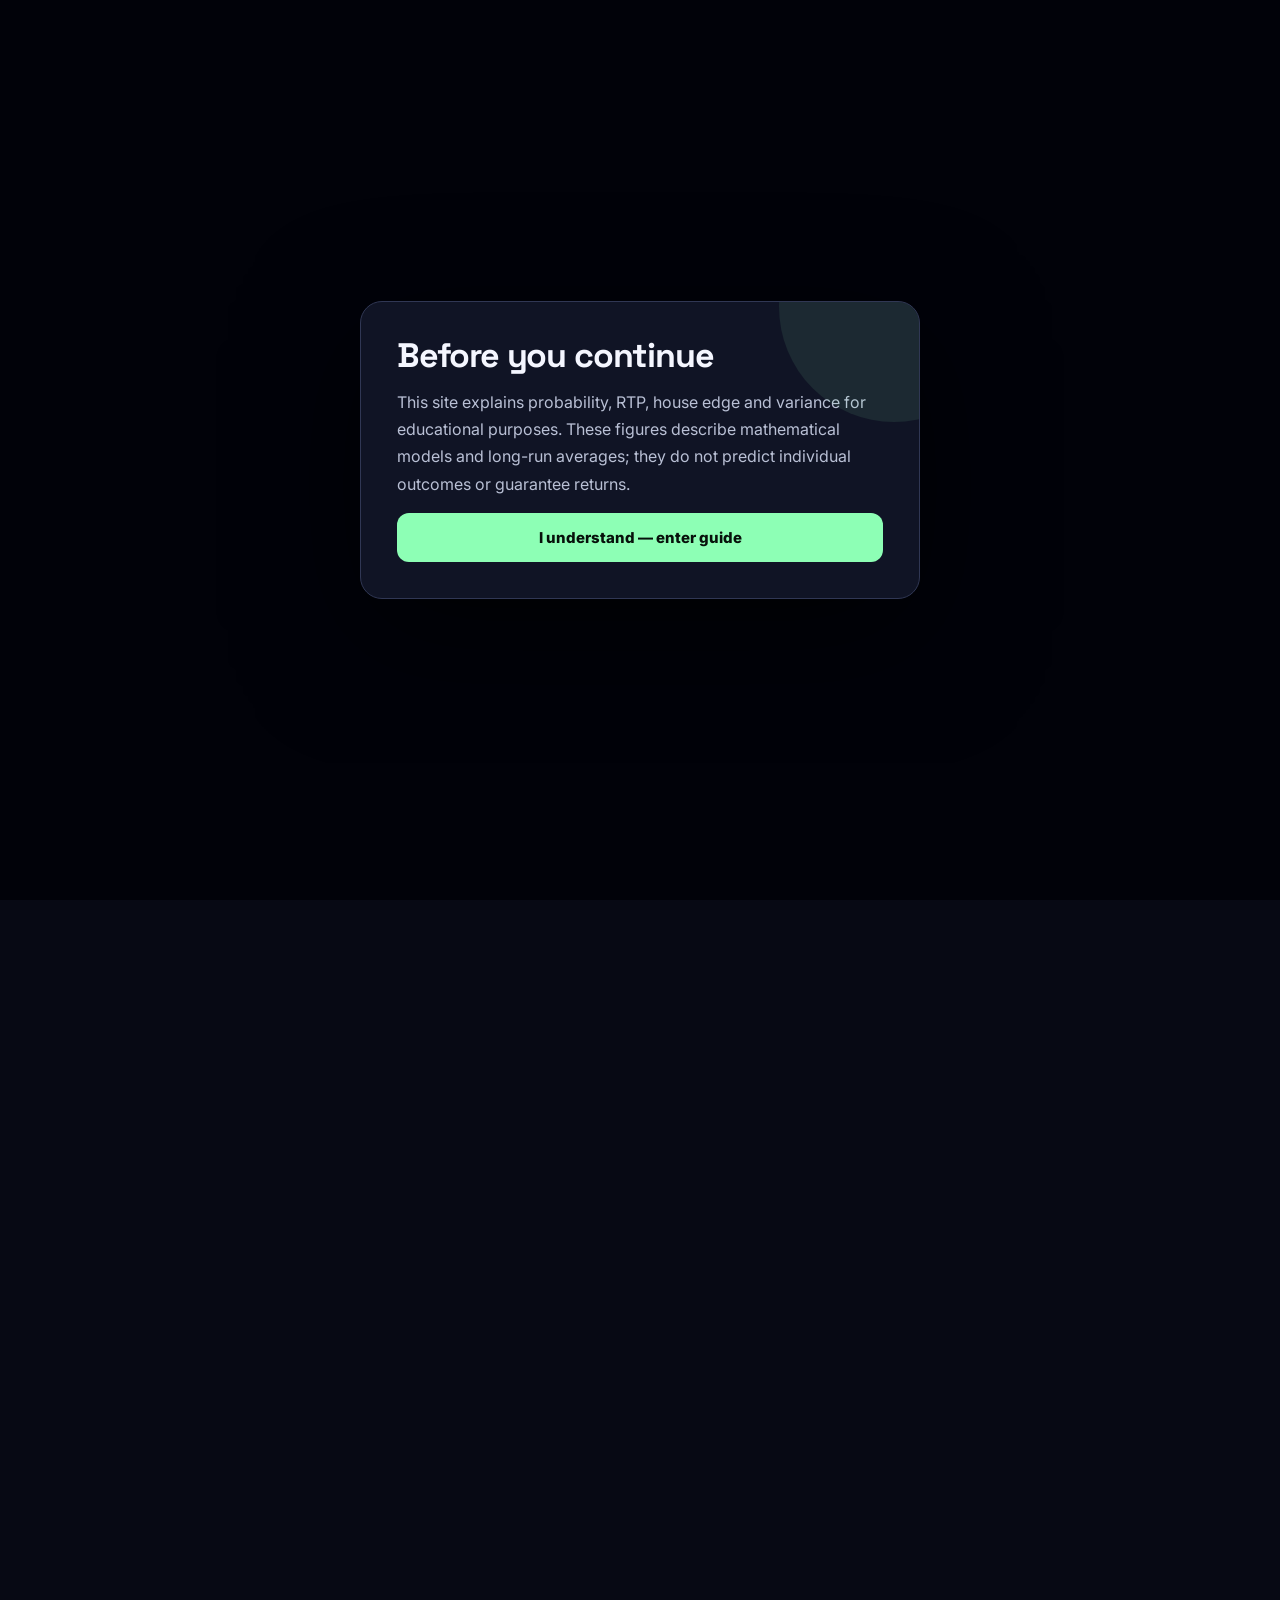
<file: index.html>
<!doctype html>
<html lang="en">

<head>
    <meta charset="utf-8">
    <meta name="viewport" content="width=device-width,initial-scale=1">
    <title>Home | Plain Odds Guide</title>
    <meta name="description" content="Independent educational guide to probability, RTP and house edge.">
    <link rel="stylesheet" href="assets/css/style.css">
</head>

<body>
    <div class="entry-gate" id="entryGate" role="dialog" aria-modal="true" aria-labelledby="gateTitle">
        <div class="gate-card">

            <h2 id="gateTitle">Before you continue</h2>
            <p>This site explains probability, RTP, house edge and variance for educational purposes. These figures
                describe mathematical models and long-run averages; they do not predict individual outcomes or guarantee
                returns.</p>
            <button class="gate-btn" id="acceptGate" type="button">I understand — enter guide</button>

        </div>
    </div>
    <div class="site-shell">
        <header class="top">
            <div class="wrap nav">
                <a class="brand" href="index.html">Plain Odds Guide</a>
                <button class="menu">Menu</button>
                <nav>
                    <a href="index.html">Home</a>
                    <a href="odds.html">Odds</a>
                    <a href="rtp.html">RTP</a>
                    <a href="house-edge.html">House Edge</a>
                    <a href="variance.html">Variance</a>
                    <a href="examples.html">Examples</a>
                    <a href="glossary.html">Glossary</a>
                </nav>
            </div>
        </header>
        <main>
            <section class="hero">
                <div class="wrap hero-grid">
                    <div>
                        <div class="eyebrow">Probability, explained without hype</div>
                        <h1>Odds, RTP and house edge in plain English.</h1>
                        <p class="lead">A practical reference for understanding the numbers commonly shown around
                            chance-based games. Learn what the percentages mean, what they leave out, and why long-run
                            averages do not predict your next result.</p>
                    </div>
                    <aside class="math-card">
                        <div class="eyebrow">One useful relationship</div>
                        <div class="formula">96% RTP → about 4% edge</div>
                        <p>In a simplified model, a 96% theoretical return leaves a 4% mathematical difference. This
                            describes long-run expectation, not what happens to an individual 100-unit session.</p>
                        <p class="note">Exact definitions depend on the rules and calculation method.</p>
                    </aside>
                </div>
            </section>
            <section class="section">
                <div class="wrap">
                    <div class="intro">
                        <div class="eyebrow">Start here</div>
                        <h2>Four ideas that are easy to mix up</h2>
                        <p>These concepts answer different questions. Reading them together gives a clearer picture than
                            relying on one percentage.</p>
                    </div>
                    <div class="grid3">
                        <article class="card">
                            <h3>Odds & probability</h3>
                            <p>How likelihood is expressed, why formats differ, and what independence means.</p><a
                                href="odds.html">Read the guide →</a>
                        </article>
                        <article class="card">
                            <h3>Return to Player</h3>
                            <p>What a theoretical RTP percentage describes over a large number of trials.</p><a
                                href="rtp.html">Understand RTP →</a>
                        </article>
                        <article class="card">
                            <h3>House edge</h3>
                            <p>How expected mathematical advantage relates to total wagering over time.</p><a
                                href="house-edge.html">See the math →</a>
                        </article>
                    </div>
                </div>
            </section>
            <section class="band">
                <div class="wrap split">
                    <div>
                        <div class="eyebrow">A common misunderstanding</div>
                        <h2>96% RTP does not mean “get 96 back from 100.”</h2>
                    </div>
                    <div>
                        <p>RTP is a theoretical long-run average. A short session can return much more, much less, or
                            nothing close to the published percentage. Random variation is part of the model.</p>
                        <p>That is also why a run of losses does not create a mathematical requirement for the next
                            result to compensate for them.</p>
                    </div>
                </div>
            </section>
            <section class="section">
                <div class="wrap split">
                    <div>
                        <h2>Why total wagering matters</h2>
                        <p>House edge is easier to understand when you distinguish starting funds from turnover. If the
                            same funds are wagered repeatedly, cumulative wagering can become much larger than the
                            starting amount.</p>
                        <div class="example">Start with 100 units, wager 10 repeatedly, and reuse returned funds: the
                            total amount wagered can pass 100 even though only 100 was initially available.</div>
                    </div>
                    <div>
                        <h2>Variance changes short-term experience</h2>
                        <p>Two models can have the same theoretical return and still produce different distributions of
                            results. Variance describes how spread out those results are.</p>
                        <p><a href="variance.html">Read variance & volatility</a> or use the <a
                                href="examples.html">worked examples</a> for simple calculations.</p>
                    </div>
                </div>
            </section>
            <section class="section">
                <div class="wrap">
                    <div class="intro">
                        <h2>Use the numbers for understanding, not prediction</h2>
                        <p>Probability describes uncertainty. RTP and house edge summarize mathematical expectation
                            under stated assumptions. None of them identifies what the next random result will be.</p>
                    </div>
                </div>
            </section>
        </main>
        <footer class="footer">
            <div class="wrap footer-flex">
                <div>© <span data-year></span> Plain Odds Guide. Educational information only.</div>
                <div><a href="glossary.html">Glossary</a><a href="about.html">About</a></div>
            </div>
        </footer>
    </div>
    <script src="assets/js/main.js"></script>
</body>

</html>
</file>
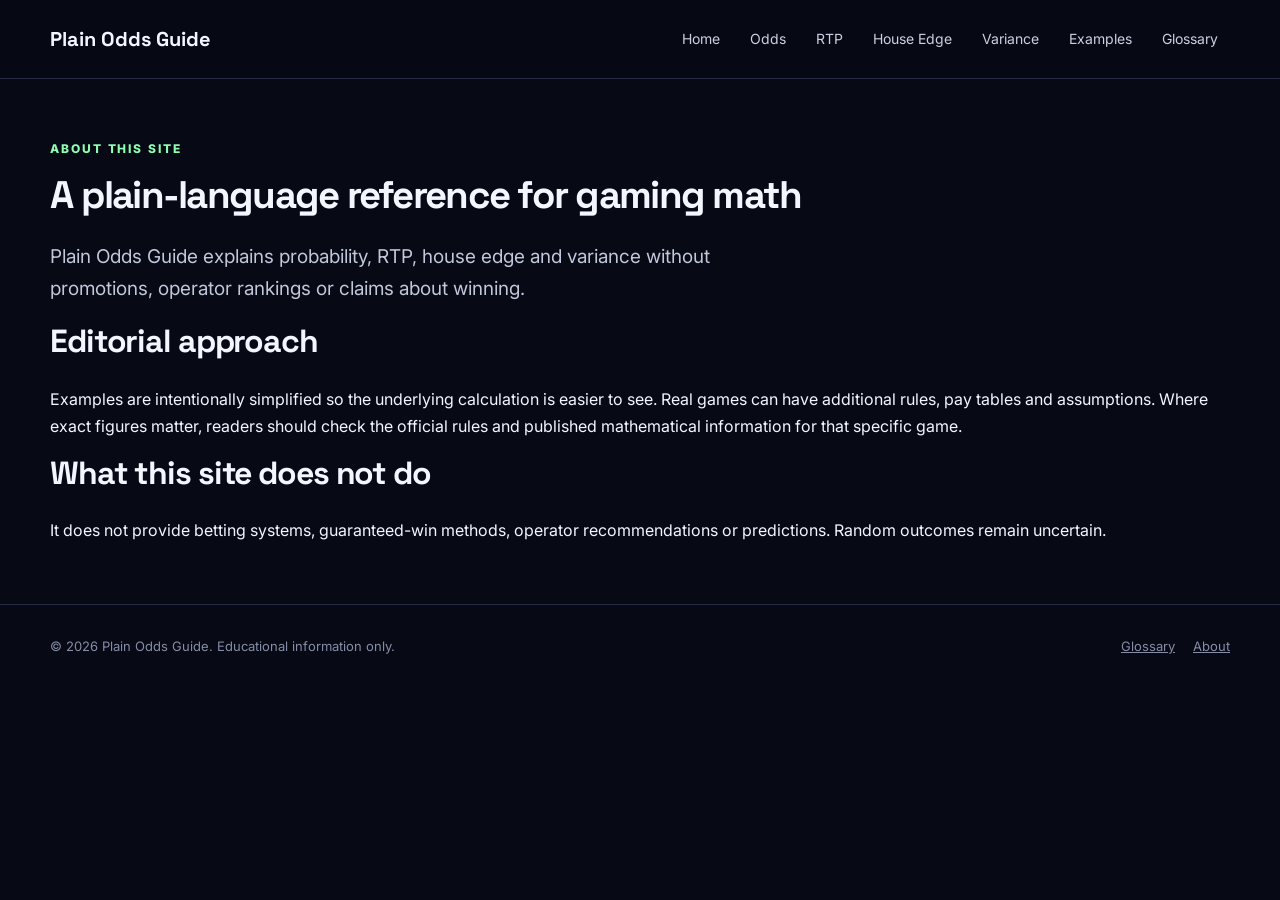
<file: about.html>
<!doctype html>
<html lang="en">

<head>
    <meta charset="utf-8">
    <meta name="viewport" content="width=device-width,initial-scale=1">
    <title>About | Plain Odds Guide</title>
    <meta name="description" content="Independent educational guide to probability, RTP and house edge.">
    <link rel="stylesheet" href="assets/css/style.css">
</head>

<body>

    <div class="site-shell">
       <header class="top">
            <div class="wrap nav">
                <a class="brand" href="index.html">Plain Odds Guide</a>
                <button class="menu">Menu</button>
                <nav>
                    <a href="index.html">Home</a>
                    <a href="odds.html">Odds</a>
                    <a href="rtp.html">RTP</a>
                    <a href="house-edge.html">House Edge</a>
                    <a href="variance.html">Variance</a>
                    <a href="examples.html">Examples</a>
                    <a href="glossary.html">Glossary</a>
                </nav>
            </div>
        </header>
        <main class="wrap article">
            <div class="eyebrow">About this site</div>
            <h1>A plain-language reference for gaming math</h1>
            <p class="lead">Plain Odds Guide explains probability, RTP, house edge and variance without promotions,
                operator rankings or claims about winning.</p>
            <h2>Editorial approach</h2>
            <p>Examples are intentionally simplified so the underlying calculation is easier to see. Real games can have
                additional rules, pay tables and assumptions. Where exact figures matter, readers should check the
                official rules and published mathematical information for that specific game.</p>
            <h2>What this site does not do</h2>
            <p>It does not provide betting systems, guaranteed-win methods, operator recommendations or predictions.
                Random outcomes remain uncertain.</p>
        </main>
        <footer class="footer">
            <div class="wrap footer-flex">
                <div>© <span data-year></span> Plain Odds Guide. Educational information only.</div>
                <div><a href="glossary.html">Glossary</a><a href="about.html">About</a></div>
            </div>
        </footer>
    </div>
    <script src="assets/js/main.js"></script>
</body>

</html>
</file>
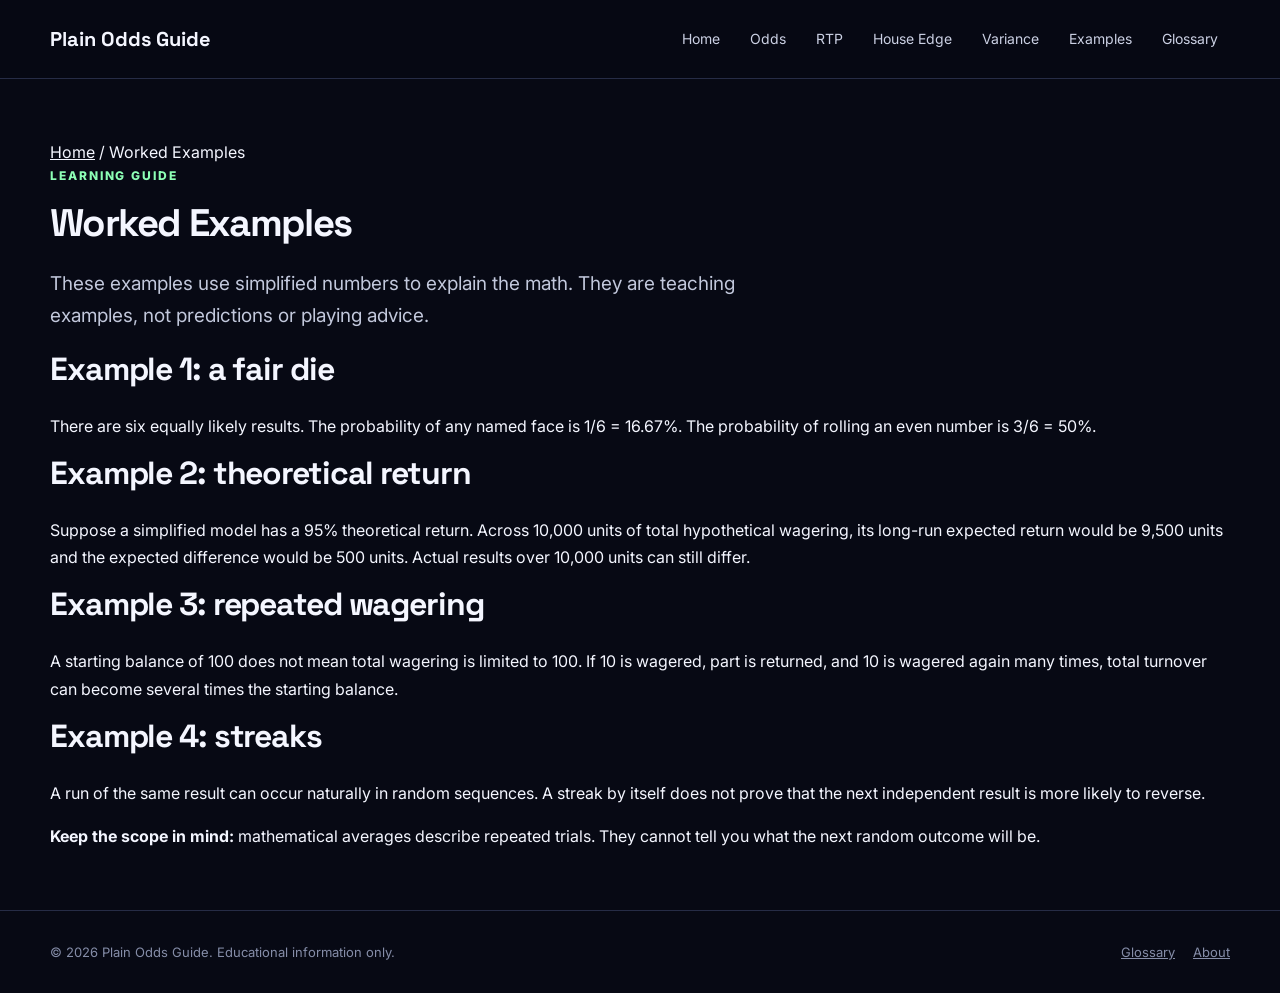
<file: examples.html>
<!doctype html>
<html lang="en">

<head>
    <meta charset="utf-8">
    <meta name="viewport" content="width=device-width,initial-scale=1">
    <title>Worked Examples | Plain Odds Guide</title>
    <meta name="description" content="Independent educational guide to probability, RTP and house edge.">
    <link rel="stylesheet" href="assets/css/style.css">
</head>

<body>

    <div class="site-shell">
       <header class="top">
            <div class="wrap nav">
                <a class="brand" href="index.html">Plain Odds Guide</a>
                <button class="menu">Menu</button>
                <nav>
                    <a href="index.html">Home</a>
                    <a href="odds.html">Odds</a>
                    <a href="rtp.html">RTP</a>
                    <a href="house-edge.html">House Edge</a>
                    <a href="variance.html">Variance</a>
                    <a href="examples.html">Examples</a>
                    <a href="glossary.html">Glossary</a>
                </nav>
            </div>
        </header>
        <main class="wrap article">
            <div class="crumb"><a href="index.html">Home</a> / Worked Examples</div>
            <div class="eyebrow">Learning guide</div>
            <h1>Worked Examples</h1>
            <p class="lead">These examples use simplified numbers to explain the math. They are teaching examples, not
                predictions or playing advice.</p>
            <h2>Example 1: a fair die</h2>
            <p>There are six equally likely results. The probability of any named face is 1/6 = 16.67%. The probability
                of rolling an even number is 3/6 = 50%.</p>
            <h2>Example 2: theoretical return</h2>
            <p>Suppose a simplified model has a 95% theoretical return. Across 10,000 units of total hypothetical
                wagering, its long-run expected return would be 9,500 units and the expected difference would be 500
                units. Actual results over 10,000 units can still differ.</p>
            <h2>Example 3: repeated wagering</h2>
            <p>A starting balance of 100 does not mean total wagering is limited to 100. If 10 is wagered, part is
                returned, and 10 is wagered again many times, total turnover can become several times the starting
                balance.</p>
            <h2>Example 4: streaks</h2>
            <p>A run of the same result can occur naturally in random sequences. A streak by itself does not prove that
                the next independent result is more likely to reverse.</p>
            <div class="callout"><strong>Keep the scope in mind:</strong> mathematical averages describe repeated
                trials. They cannot tell you what the next random outcome will be.</div>
        </main>
        <footer class="footer">
            <div class="wrap footer-flex">
                <div>© <span data-year></span> Plain Odds Guide. Educational information only.</div>
                <div><a href="glossary.html">Glossary</a><a href="about.html">About</a></div>
            </div>
        </footer>
    </div>
    <script src="assets/js/main.js"></script>
</body>

</html>
</file>
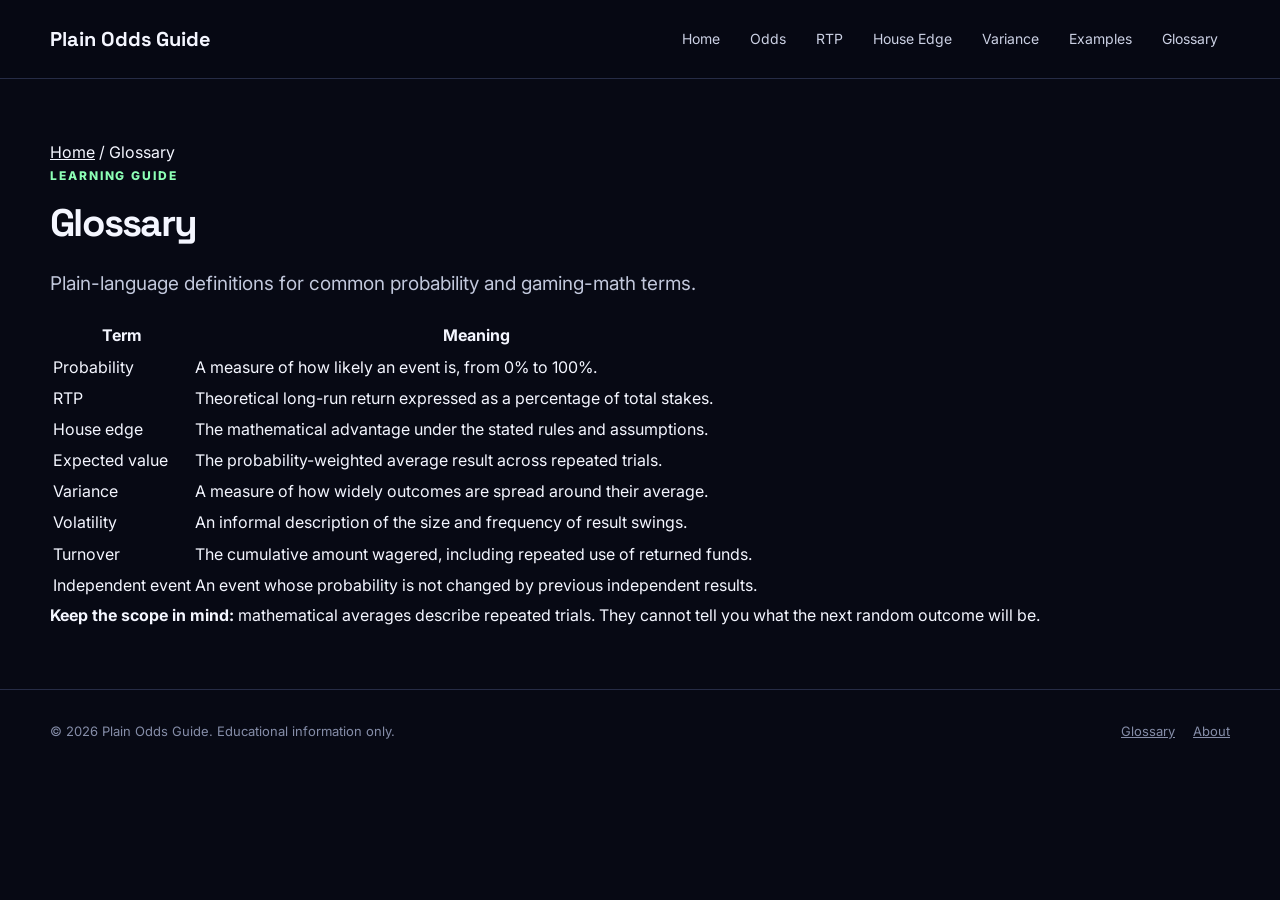
<file: glossary.html>
<!doctype html>
<html lang="en">

<head>
    <meta charset="utf-8">
    <meta name="viewport" content="width=device-width,initial-scale=1">
    <title>Glossary | Plain Odds Guide</title>
    <meta name="description" content="Independent educational guide to probability, RTP and house edge.">
    <link rel="stylesheet" href="assets/css/style.css">
</head>

<body>
  
    <div class="site-shell">
        <header class="top">
            <div class="wrap nav">
                <a class="brand" href="index.html">Plain Odds Guide</a>
                <button class="menu">Menu</button>
                <nav>
                    <a href="index.html">Home</a>
                    <a href="odds.html">Odds</a>
                    <a href="rtp.html">RTP</a>
                    <a href="house-edge.html">House Edge</a>
                    <a href="variance.html">Variance</a>
                    <a href="examples.html">Examples</a>
                    <a href="glossary.html">Glossary</a>
                </nav>
            </div>
        </header>
        <main class="wrap article">
            <div class="crumb"><a href="index.html">Home</a> / Glossary</div>
            <div class="eyebrow">Learning guide</div>
            <h1>Glossary</h1>
            <p class="lead">Plain-language definitions for common probability and gaming-math terms.</p>
            <table class="table">
                <tr>
                    <th>Term</th>
                    <th>Meaning</th>
                </tr>
                <tr>
                    <td>Probability</td>
                    <td>A measure of how likely an event is, from 0% to 100%.</td>
                </tr>
                <tr>
                    <td>RTP</td>
                    <td>Theoretical long-run return expressed as a percentage of total stakes.</td>
                </tr>
                <tr>
                    <td>House edge</td>
                    <td>The mathematical advantage under the stated rules and assumptions.</td>
                </tr>
                <tr>
                    <td>Expected value</td>
                    <td>The probability-weighted average result across repeated trials.</td>
                </tr>
                <tr>
                    <td>Variance</td>
                    <td>A measure of how widely outcomes are spread around their average.</td>
                </tr>
                <tr>
                    <td>Volatility</td>
                    <td>An informal description of the size and frequency of result swings.</td>
                </tr>
                <tr>
                    <td>Turnover</td>
                    <td>The cumulative amount wagered, including repeated use of returned funds.</td>
                </tr>
                <tr>
                    <td>Independent event</td>
                    <td>An event whose probability is not changed by previous independent results.</td>
                </tr>
            </table>
            <div class="callout"><strong>Keep the scope in mind:</strong> mathematical averages describe repeated
                trials. They cannot tell you what the next random outcome will be.</div>
        </main>
        <footer class="footer">
            <div class="wrap footer-flex">
                <div>© <span data-year></span> Plain Odds Guide. Educational information only.</div>
                <div><a href="glossary.html">Glossary</a><a href="about.html">About</a></div>
            </div>
        </footer>
    </div>
    <script src="assets/js/main.js"></script>
</body>

</html>
</file>
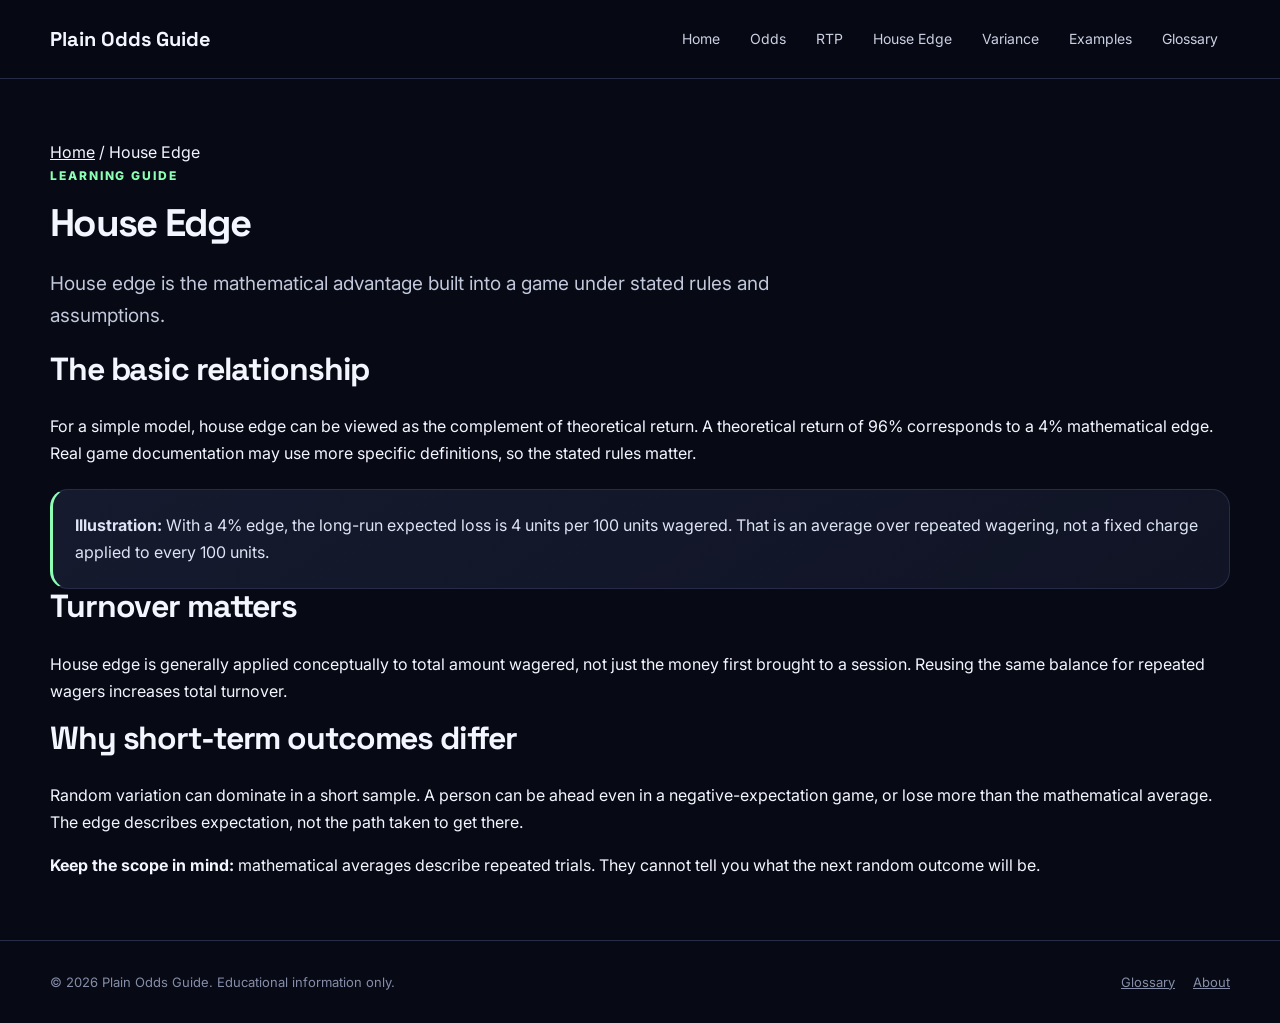
<file: house-edge.html>
<!doctype html>
<html lang="en">

<head>
    <meta charset="utf-8">
    <meta name="viewport" content="width=device-width,initial-scale=1">
    <title>House Edge | Plain Odds Guide</title>
    <meta name="description" content="Independent educational guide to probability, RTP and house edge.">
    <link rel="stylesheet" href="assets/css/style.css">
</head>

<body>
 
    <div class="site-shell">
       <header class="top">
            <div class="wrap nav">
                <a class="brand" href="index.html">Plain Odds Guide</a>
                <button class="menu">Menu</button>
                <nav>
                    <a href="index.html">Home</a>
                    <a href="odds.html">Odds</a>
                    <a href="rtp.html">RTP</a>
                    <a href="house-edge.html">House Edge</a>
                    <a href="variance.html">Variance</a>
                    <a href="examples.html">Examples</a>
                    <a href="glossary.html">Glossary</a>
                </nav>
            </div>
        </header>
        <main class="wrap article">
            <div class="crumb"><a href="index.html">Home</a> / House Edge</div>
            <div class="eyebrow">Learning guide</div>
            <h1>House Edge</h1>
            <p class="lead">House edge is the mathematical advantage built into a game under stated rules and
                assumptions.</p>
            <h2>The basic relationship</h2>
            <p>For a simple model, house edge can be viewed as the complement of theoretical return. A theoretical
                return of 96% corresponds to a 4% mathematical edge. Real game documentation may use more specific
                definitions, so the stated rules matter.</p>
            <div class="example"><strong>Illustration:</strong> With a 4% edge, the long-run expected loss is 4 units
                per 100 units wagered. That is an average over repeated wagering, not a fixed charge applied to every
                100 units.</div>
            <h2>Turnover matters</h2>
            <p>House edge is generally applied conceptually to total amount wagered, not just the money first brought to
                a session. Reusing the same balance for repeated wagers increases total turnover.</p>
            <h2>Why short-term outcomes differ</h2>
            <p>Random variation can dominate in a short sample. A person can be ahead even in a negative-expectation
                game, or lose more than the mathematical average. The edge describes expectation, not the path taken to
                get there.</p>
            <div class="callout"><strong>Keep the scope in mind:</strong> mathematical averages describe repeated
                trials. They cannot tell you what the next random outcome will be.</div>
        </main>
        <footer class="footer">
            <div class="wrap footer-flex">
                <div>© <span data-year></span> Plain Odds Guide. Educational information only.</div>
                <div><a href="glossary.html">Glossary</a><a href="about.html">About</a></div>
            </div>
        </footer>
    </div>
    <script src="assets/js/main.js"></script>
</body>

</html>
</file>
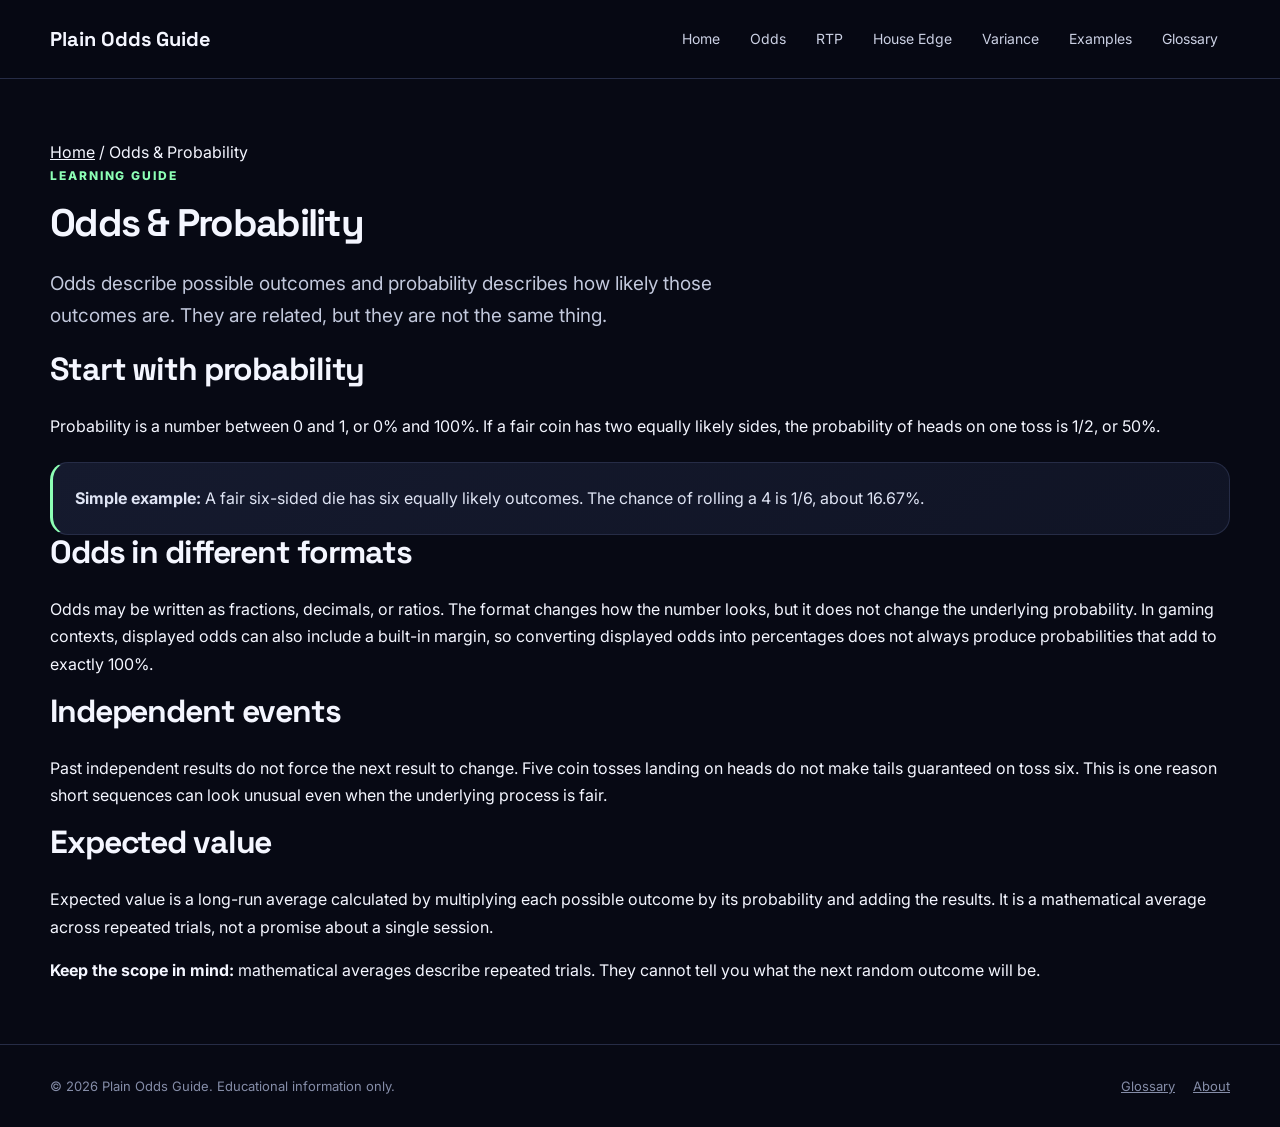
<file: odds.html>
<!doctype html>
<html lang="en">

<head>
    <meta charset="utf-8">
    <meta name="viewport" content="width=device-width,initial-scale=1">
    <title>Odds & Probability | Plain Odds Guide</title>
    <meta name="description" content="Independent educational guide to probability, RTP and house edge.">
    <link rel="stylesheet" href="assets/css/style.css">
</head>

<body>
 
    <div class="site-shell">
       <header class="top">
            <div class="wrap nav">
                <a class="brand" href="index.html">Plain Odds Guide</a>
                <button class="menu">Menu</button>
                <nav>
                    <a href="index.html">Home</a>
                    <a href="odds.html">Odds</a>
                    <a href="rtp.html">RTP</a>
                    <a href="house-edge.html">House Edge</a>
                    <a href="variance.html">Variance</a>
                    <a href="examples.html">Examples</a>
                    <a href="glossary.html">Glossary</a>
                </nav>
            </div>
        </header>
        <main class="wrap article">
            <div class="crumb"><a href="index.html">Home</a> / Odds & Probability</div>
            <div class="eyebrow">Learning guide</div>
            <h1>Odds & Probability</h1>
            <p class="lead">Odds describe possible outcomes and probability describes how likely those outcomes are.
                They are related, but they are not the same thing.</p>
            <h2>Start with probability</h2>
            <p>Probability is a number between 0 and 1, or 0% and 100%. If a fair coin has two equally likely sides, the
                probability of heads on one toss is 1/2, or 50%.</p>
            <div class="example"><strong>Simple example:</strong> A fair six-sided die has six equally likely outcomes.
                The chance of rolling a 4 is 1/6, about 16.67%.</div>
            <h2>Odds in different formats</h2>
            <p>Odds may be written as fractions, decimals, or ratios. The format changes how the number looks, but it
                does not change the underlying probability. In gaming contexts, displayed odds can also include a
                built-in margin, so converting displayed odds into percentages does not always produce probabilities
                that add to exactly 100%.</p>
            <h2>Independent events</h2>
            <p>Past independent results do not force the next result to change. Five coin tosses landing on heads do not
                make tails guaranteed on toss six. This is one reason short sequences can look unusual even when the
                underlying process is fair.</p>
            <h2>Expected value</h2>
            <p>Expected value is a long-run average calculated by multiplying each possible outcome by its probability
                and adding the results. It is a mathematical average across repeated trials, not a promise about a
                single session.</p>
            <div class="callout"><strong>Keep the scope in mind:</strong> mathematical averages describe repeated
                trials. They cannot tell you what the next random outcome will be.</div>
        </main>
        <footer class="footer">
            <div class="wrap footer-flex">
                <div>© <span data-year></span> Plain Odds Guide. Educational information only.</div>
                <div><a href="glossary.html">Glossary</a><a href="about.html">About</a></div>
            </div>
        </footer>
    </div>
    <script src="assets/js/main.js"></script>
</body>

</html>
</file>
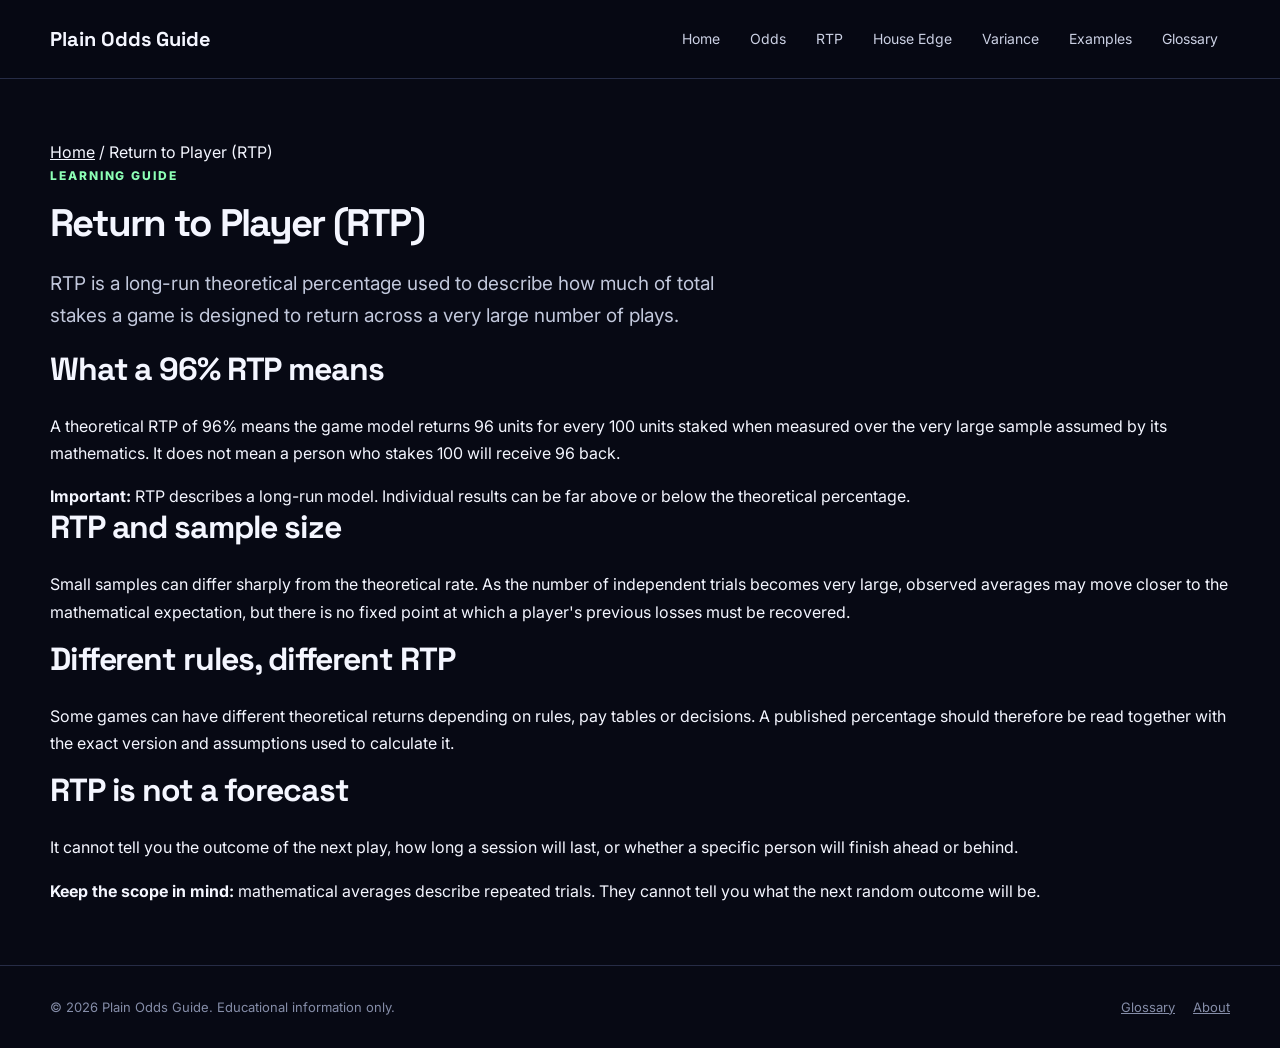
<file: rtp.html>
<!doctype html>
<html lang="en">

<head>
    <meta charset="utf-8">
    <meta name="viewport" content="width=device-width,initial-scale=1">
    <title>Return to Player (RTP) | Plain Odds Guide</title>
    <meta name="description" content="Independent educational guide to probability, RTP and house edge.">
    <link rel="stylesheet" href="assets/css/style.css">
</head>

<body>
  
    <div class="site-shell">
      <header class="top">
            <div class="wrap nav">
                <a class="brand" href="index.html">Plain Odds Guide</a>
                <button class="menu">Menu</button>
                <nav>
                    <a href="index.html">Home</a>
                    <a href="odds.html">Odds</a>
                    <a href="rtp.html">RTP</a>
                    <a href="house-edge.html">House Edge</a>
                    <a href="variance.html">Variance</a>
                    <a href="examples.html">Examples</a>
                    <a href="glossary.html">Glossary</a>
                </nav>
            </div>
        </header>
        <main class="wrap article">
            <div class="crumb"><a href="index.html">Home</a> / Return to Player (RTP)</div>
            <div class="eyebrow">Learning guide</div>
            <h1>Return to Player (RTP)</h1>
            <p class="lead">RTP is a long-run theoretical percentage used to describe how much of total stakes a game is
                designed to return across a very large number of plays.</p>
            <h2>What a 96% RTP means</h2>
            <p>A theoretical RTP of 96% means the game model returns 96 units for every 100 units staked when measured
                over the very large sample assumed by its mathematics. It does not mean a person who stakes 100 will
                receive 96 back.</p>
            <div class="callout"><strong>Important:</strong> RTP describes a long-run model. Individual results can be
                far above or below the theoretical percentage.</div>
            <h2>RTP and sample size</h2>
            <p>Small samples can differ sharply from the theoretical rate. As the number of independent trials becomes
                very large, observed averages may move closer to the mathematical expectation, but there is no fixed
                point at which a player's previous losses must be recovered.</p>
            <h2>Different rules, different RTP</h2>
            <p>Some games can have different theoretical returns depending on rules, pay tables or decisions. A
                published percentage should therefore be read together with the exact version and assumptions used to
                calculate it.</p>
            <h2>RTP is not a forecast</h2>
            <p>It cannot tell you the outcome of the next play, how long a session will last, or whether a specific
                person will finish ahead or behind.</p>
            <div class="callout"><strong>Keep the scope in mind:</strong> mathematical averages describe repeated
                trials. They cannot tell you what the next random outcome will be.</div>
        </main>
        <footer class="footer">
            <div class="wrap footer-flex">
                <div>© <span data-year></span> Plain Odds Guide. Educational information only.</div>
                <div><a href="glossary.html">Glossary</a><a href="about.html">About</a></div>
            </div>
        </footer>
    </div>
    <script src="assets/js/main.js"></script>
</body>

</html>
</file>
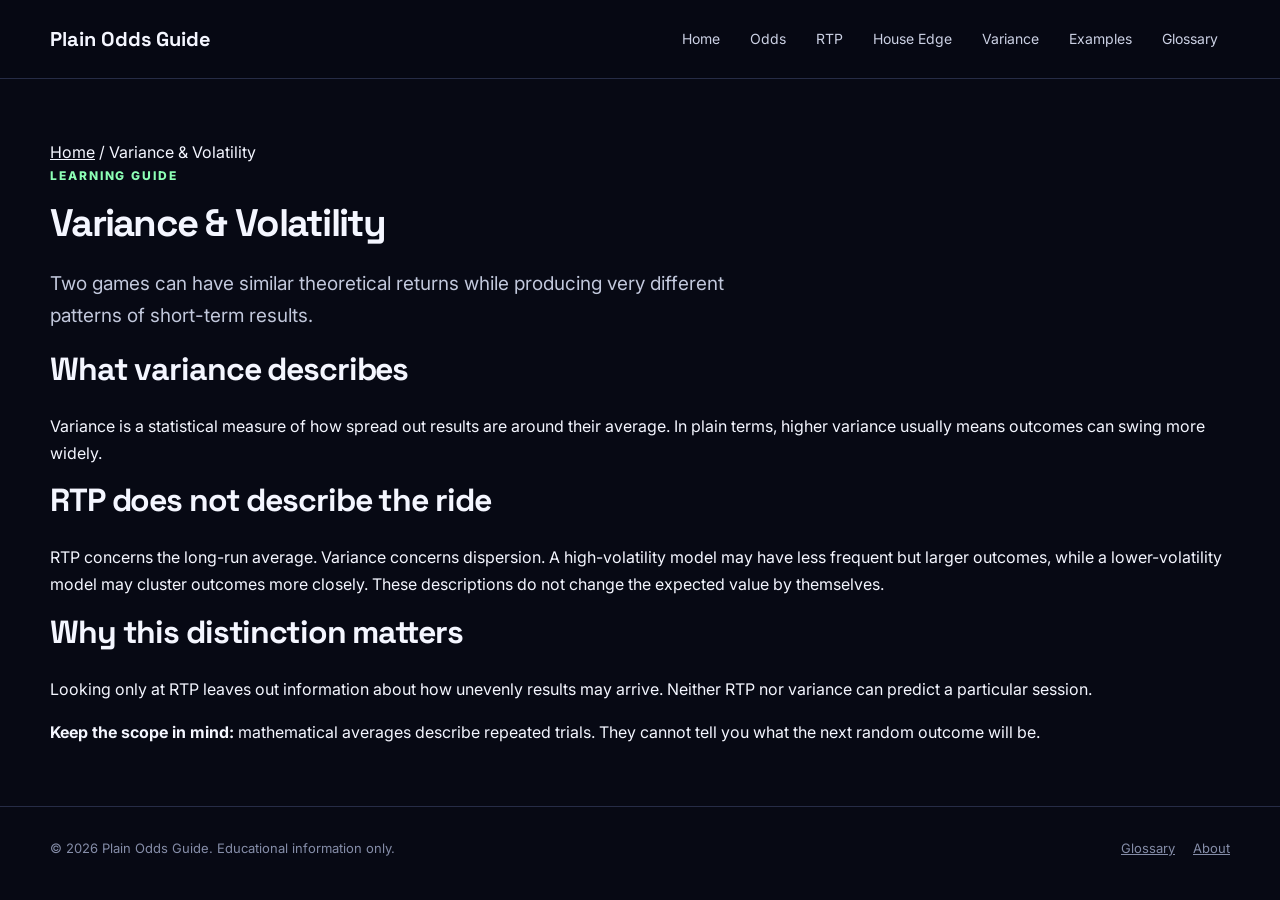
<file: variance.html>
<!doctype html>
<html lang="en">

<head>
    <meta charset="utf-8">
    <meta name="viewport" content="width=device-width,initial-scale=1">
    <title>Variance & Volatility | Plain Odds Guide</title>
    <meta name="description" content="Independent educational guide to probability, RTP and house edge.">
    <link rel="stylesheet" href="assets/css/style.css">
</head>

<body>
 
    <div class="site-shell">
        <header class="top">
            <div class="wrap nav">
                <a class="brand" href="index.html">Plain Odds Guide</a>
                <button class="menu">Menu</button>
                <nav>
                    <a href="index.html">Home</a>
                    <a href="odds.html">Odds</a>
                    <a href="rtp.html">RTP</a>
                    <a href="house-edge.html">House Edge</a>
                    <a href="variance.html">Variance</a>
                    <a href="examples.html">Examples</a>
                    <a href="glossary.html">Glossary</a>
                </nav>
            </div>
        </header>
        <main class="wrap article">
            <div class="crumb"><a href="index.html">Home</a> / Variance & Volatility</div>
            <div class="eyebrow">Learning guide</div>
            <h1>Variance & Volatility</h1>
            <p class="lead">Two games can have similar theoretical returns while producing very different patterns of
                short-term results.</p>
            <h2>What variance describes</h2>
            <p>Variance is a statistical measure of how spread out results are around their average. In plain terms,
                higher variance usually means outcomes can swing more widely.</p>
            <h2>RTP does not describe the ride</h2>
            <p>RTP concerns the long-run average. Variance concerns dispersion. A high-volatility model may have less
                frequent but larger outcomes, while a lower-volatility model may cluster outcomes more closely. These
                descriptions do not change the expected value by themselves.</p>
            <h2>Why this distinction matters</h2>
            <p>Looking only at RTP leaves out information about how unevenly results may arrive. Neither RTP nor
                variance can predict a particular session.</p>
            <div class="callout"><strong>Keep the scope in mind:</strong> mathematical averages describe repeated
                trials. They cannot tell you what the next random outcome will be.</div>
        </main>
        <footer class="footer">
            <div class="wrap footer-flex">
                <div>© <span data-year></span> Plain Odds Guide. Educational information only.</div>
                <div><a href="glossary.html">Glossary</a><a href="about.html">About</a></div>
            </div>
        </footer>
    </div>
    <script src="assets/js/main.js"></script>
</body>

</html>
</file>
<file: assets/css/style.css>
@import url("https://fonts.googleapis.com/css2?family=Inter:wght@400;500;600;700;800&family=Space+Grotesk:wght@600;700&display=swap");

:root {
    --bg: #070914;
    --panel: #101425;
    --panel2: #151a2e;
    --text: #f4f6ff;
    --muted: #aab1c8;
    --line: #262c46;
    --accent: #8dffb5;
    --accent2: #9b8cff;
    --ink: #07110b;
    --max: 1180px
}

* {
    box-sizing: border-box
}

html {
    scroll-behavior: smooth
}

body {
    margin: 0;
    background: var(--bg);
    color: var(--text);
    font-family: Inter, Arial, sans-serif;
    line-height: 1.7
}

body.gate-open {
    overflow: hidden
}

.wrap {
    width: min(var(--max), calc(100% - 40px));
    margin: auto;

}
.article{
    margin: 60px auto;
}
a {
    color: inherit
}

.top {
    position: sticky;
    top: 0;
    z-index: 30;
    background: rgba(7, 9, 20, .88);
    backdrop-filter: blur(18px);
    border-bottom: 1px solid var(--line)
}

.nav {
    min-height: 78px;
    display: flex;
    align-items: center;
    gap: 26px
}

.brand {
    font-family: "Space Grotesk";
    font-size: 20px;
    font-weight: 700;
    text-decoration: none;
    margin-right: auto
}

.brand small {
    display: block;
    font: 500 10px Inter;
    text-transform: uppercase;
    letter-spacing: .16em;
    color: var(--muted)
}

nav {
    display: flex;
    gap: 6px
}

nav a {
    padding: 10px 12px;
    text-decoration: none;
    color: #cbd1e4;
    font-size: 14px;
    border-radius: 9px
}

nav a:hover {
    background: var(--panel);
    color: #fff
}

.menu {
    display: none;
    background: var(--panel);
    color: #fff;
    border: 1px solid var(--line);
    padding: 9px 13px;
    border-radius: 8px
}

.hero {
    padding: 100px 0 80px;
    background: radial-gradient(circle at 78% 20%, rgba(155, 140, 255, .17), transparent 28%), radial-gradient(circle at 15% 30%, rgba(141, 255, 181, .10), transparent 30%)
}

.hero-grid,
.split {
    display: grid;
    grid-template-columns: 1.2fr .8fr;
    gap: 70px;
    align-items: center
}

.eyebrow {
    font-size: 12px;
    font-weight: 800;
    text-transform: uppercase;
    letter-spacing: .16em;
    color: var(--accent);
    margin-bottom: 15px
}

h1,
h2,
h3 {
    font-family: "Space Grotesk", Inter, sans-serif;
    line-height: 1.08;
    margin-top: 0
}

h1 {
    font-size: clamp(32px, 3vw, 48px);
    letter-spacing: -.045em;
    margin-bottom: 25px;
    max-width: 850px
}

h2 {
    font-size: clamp(24px, 4vw, 32px);
    letter-spacing: -.035em
}

h3 {
    font-size: 20px
}

.lead {
    font-size: 19px;
    color: #c2c8dc;
    max-width: 720px
}

.math-card,
.card,
.example {
    background: linear-gradient(145deg, var(--panel2), var(--panel));
    border: 1px solid var(--line);
    border-radius: 18px
}

.math-card {
    padding: 32px;
    box-shadow: 0 25px 80px rgba(0, 0, 0, .25)
}

.formula {
    font: 700 28px "Space Grotesk";
    color: #fff;
    padding: 22px 0;
    border-top: 1px solid var(--line);
    border-bottom: 1px solid var(--line);
    margin: 12px 0 18px
}

.note,
.card p,
.math-card p,
.section p,
.band p {
    color: var(--muted)
}

.section {
    padding: 85px 0
}

.intro {
    max-width: 760px;
    margin-bottom: 38px
}

.grid3 {
    display: grid;
    grid-template-columns: repeat(3, 1fr);
    gap: 18px
}

.card {
    padding: 28px;
    transition: .2s transform, .2s border-color
}

.card:hover {
    transform: translateY(-4px);
    border-color: #4d567c
}

.card a {
    color: var(--accent);
    font-weight: 700;
    text-decoration: none
}

.band {
    padding: 80px 0;
    background: #0c1020;
    border-top: 1px solid var(--line);
    border-bottom: 1px solid var(--line)
}

.example {
    padding: 22px;
    margin-top: 22px;
    color: #dfe4f4;
    border-left: 3px solid var(--accent)
}

.footer {
    padding: 30px 0;
    border-top: 1px solid var(--line);
    color: #858da8;
    font-size: 13px
}

.footer-flex {
    display: flex;
    justify-content: space-between;
    gap: 20px
}

.footer a {
    margin-left: 18px
}

.entry-gate {
    position: fixed;
    inset: 0;
    z-index: 9999;
    display: grid;
    place-items: center;
    padding: 20px;
    background: rgba(2, 3, 9, .92);
    backdrop-filter: blur(14px)
}

.entry-gate[hidden] {
    display: none
}

.gate-card {
    width: min(560px, 100%);
    background: #101425;
    border: 1px solid #303754;
    border-radius: 22px;
    padding: 36px;
    box-shadow: 0 35px 120px rgba(0, 0, 0, .65);
    position: relative;
    overflow: hidden
}

.gate-card:before {
    content: "";
    position: absolute;
    width: 230px;
    height: 230px;
    border-radius: 50%;
    background: rgba(141, 255, 181, .09);
    right: -90px;
    top: -110px
}

.gate-mark {
    width: 50px;
    height: 50px;
    border: 1px solid #3b4567;
    border-radius: 14px;
    display: grid;
    place-items: center;
    font: 700 20px "Space Grotesk";
    color: var(--accent);
    margin-bottom: 24px
}

.gate-card h2 {
    font-size: 34px;
    margin-bottom: 14px
}

.gate-card p {
    color: #b9c0d5;
    margin: 0 0 15px
}

.gate-points {
    margin: 20px 0 25px;
    padding: 18px 20px;
    background: #0b0e1b;
    border: 1px solid var(--line);
    border-radius: 13px;
    color: #cbd1e4;
    font-size: 14px
}

.gate-btn {
    width: 100%;
    border: 0;
    border-radius: 12px;
    background: var(--accent);
    color: var(--ink);
    font: 800 15px Inter;
    padding: 15px 20px;
    cursor: pointer
}

.gate-fine {
    font-size: 11px !important;
    color: #737d9b !important;
    text-align: center;
    margin: 13px 0 0 !important
}

.site-shell.is-locked {
    visibility: hidden;
    pointer-events: none;
    user-select: none
}

@media(max-width:850px) {
    .wrap {
        width: min(100% - 28px, var(--max))
    }

    .nav {
        min-height: 68px
    }

    .menu {
        display: block
    }

    nav {
        display: none;
        position: absolute;
        left: 14px;
        right: 14px;
        top: 68px;
        background: #101425;
        border: 1px solid var(--line);
        padding: 10px;
        border-radius: 12px;
        flex-direction: column
    }

    nav.open {
        display: flex
    }

    .hero {
        padding: 70px 0 55px
    }

    .hero-grid,
    .split {
        grid-template-columns: 1fr;
        gap: 32px
    }

    .grid3 {
        grid-template-columns: 1fr
    }

    .section,
    .band {
        padding: 58px 0
    }

    .footer-flex {
        flex-direction: column
    }

    .footer a {
        margin: 0 18px 0 0
    }

    .gate-card {
        padding: 27px 22px
    }

    .gate-card h2 {
        font-size: 29px
    }
}
</file>
